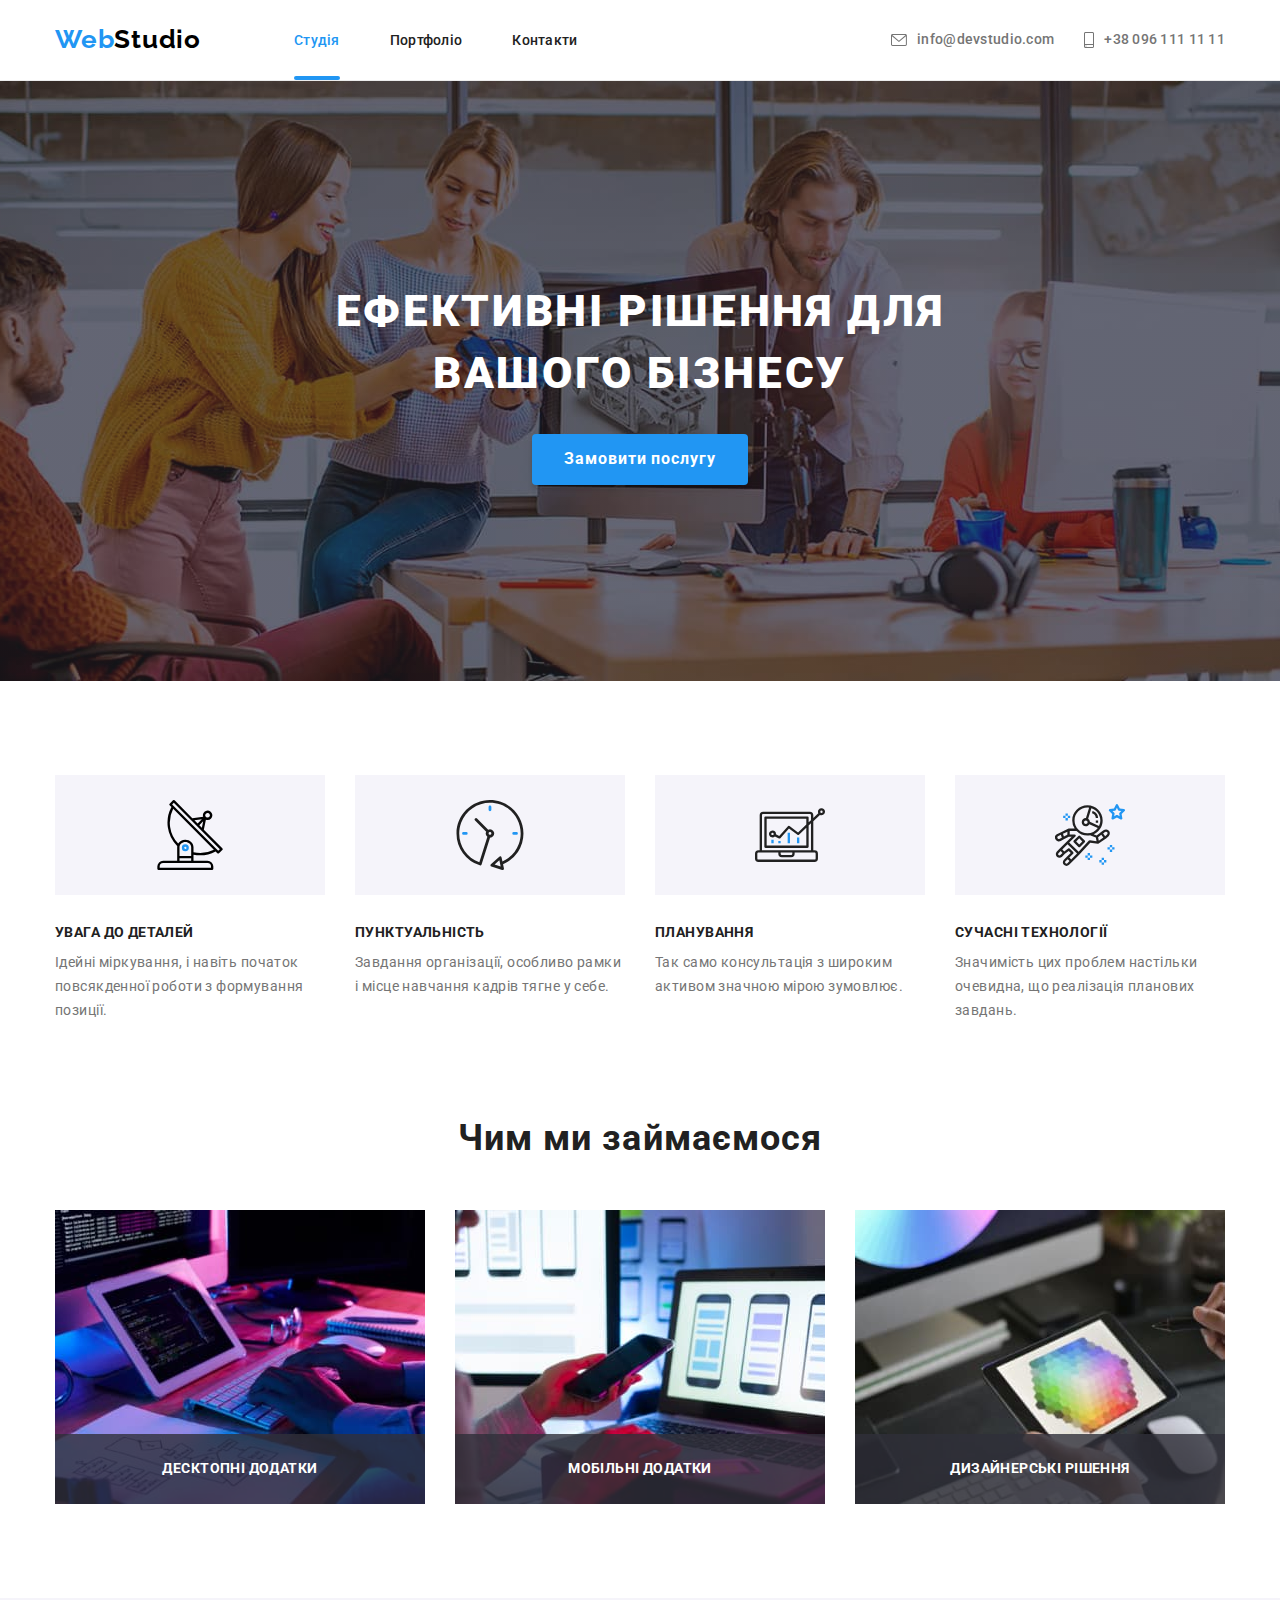
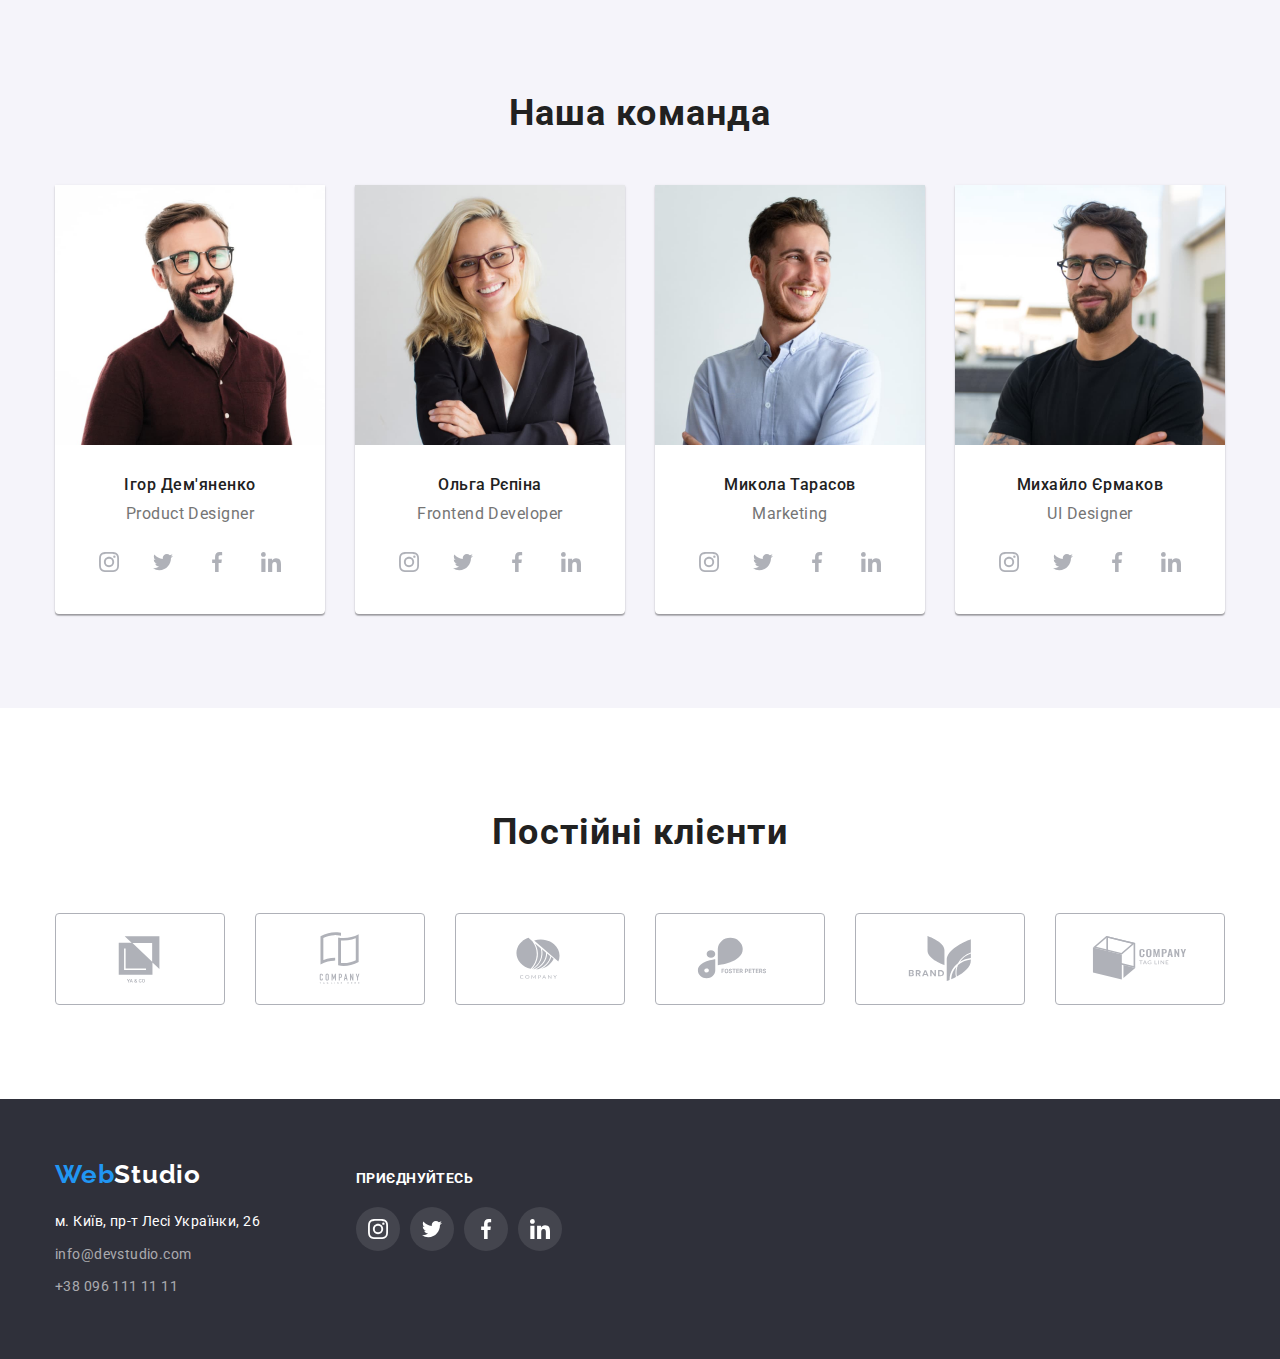
<file: index.html>
<!DOCTYPE html>
<html lang="uk">
  <head>
    <meta charset="UTF-8" />
    <meta http-equiv="X-UA-Compatible" content="IE=edge" />
    <meta name="viewport" content="width=device-width, initial-scale=1.0" />
    <link rel="preconnect" href="https://fonts.googleapis.com" />
    <link rel="preconnect" href="https://fonts.gstatic.com" crossorigin />
    <link
      href="https://fonts.googleapis.com/css2?family=Raleway:wght@700&family=Roboto:wght@400;500;700;900&display=swap"
      rel="stylesheet"
    />
    <link
      rel="stylesheet"
      href="https://cdnjs.cloudflare.com/ajax/libs/modern-normalize/1.1.0/modern-normalize.min.css"
    />
    <link rel="stylesheet" href="./css/style.css" />
    <title>WebStudio</title>
  </head>
  <body>
    <header class="header">
      <div class="container header-container">
        <nav class="header-nav header-container">
          <a href="./index.html" class="logo"
            ><span class="logo-item">Web</span>Studio</a>
          <ul class="header-list header-container">
            <li class="list-item">
              <a href="./index.html" class="link current">Студія</a>
            </li>
            <li class="list-item">
              <a href="./portfolio.html" class="link">Портфоліо</a>
            </li>
            <li class="list-item"><a href="" class="link">Контакти</a></li>
          </ul>
        </nav>
        <!-- contacts -->
        <ul class="contacts-list header-container">
          <li class="list-item"> 
            <a href="mailto:info@devstudio.com" class="link contacts-icon"
              ><svg class="icon" width="16" height="12">
              <use href="./img/icons.svg#icon-envelope"></use>
            </svg>info@devstudio.com</a>
          </li>
          <li class="list-item"> 
            <a href="tel:+380961111111" class="link contacts-icon">
              <svg class="icon" width="10" height="16">
              <use href="./img/icons.svg#icon-smartphone"></use>
            </svg>+38 096 111 11 11</a>
          </li>
        </ul>
      </div>
    </header>

    <main class="main">
      <!-- Hero section -->
      <section class="hero-section">
        <div class="container hero-container">
          <h1 class="hero-title">Ефективні рішення для вашого бізнесу</h1>
          <button type="button" class="hero-btn" data-modal-open>Замовити послугу</button>
        </div>
      </section>

      <!-- Features section -->
      <section class="section features-section">
        <div class="container features-container">
          <h2 class="visually-hidden">Особливості нашої роботи</h2>
          <ul class="features-list">
            <li class="list-item">
              <div class="features-icon">
                <svg class="icon" width="70" height="70">
              <use href="./img/icons.svg#icon-antenna"></use>
                </svg>
              </div>
              <h3 class="features-title">УВАГА ДО ДЕТАЛЕЙ</h3>
              <p class="features-text">
                Ідейні міркування, і навіть початок повсякденної роботи з
                формування позиції.
              </p>
            </li>
            <li class="list-item">
              <div class="features-icon">
                <svg class="icon" width="70" height="70">
              <use href="./img/icons.svg#icon-clock"></use>
                </svg>
              </div>
              <h3 class="features-title">ПУНКТУАЛЬНІСТЬ</h3>
              <p class="features-text">
                Завдання організації, особливо рамки і місце навчання кадрів
                тягне у себе.
              </p>
            </li>
            <li class="list-item">
              <div class="features-icon">
                <svg class="icon" width="70" height="70">
              <use href="./img/icons.svg#icon-diagram"></use>
                </svg>
              </div>
              <h3 class="features-title">ПЛАНУВАННЯ</h3>
              <p class="features-text">
                Так само консультація з широким активом значною мірою зумовлює.
              </p>
            </li>
            <li class="list-item">
              <div class="features-icon">
                <svg class="icon" width="70" height="70">
              <use href="./img/icons.svg#icon-astronaut"></use>
                </svg>
              </div>
              <h3 class="features-title">СУЧАСНІ ТЕХНОЛОГІЇ</h3>
              <p class="features-text">
                Значимість цих проблем настільки очевидна, що реалізація
                планових завдань.
              </p>
            </li>
          </ul>
        </div>
      </section>

      <!-- box section -->
      <section class="box-section">
        <div class="container box-container">
          <h2 class="box-title">Чим ми займаємося</h2>
          <ul class="box-list">
            <li class="list-item">
              <div class="our-work">
              <img
                src="./img/boxhtml.jpg"
                alt="людина тримає руки на клавіатурі"
                width="370"
              />
              <h3 class="box-text">Десктопні додатки</h3>
              </div>
              
            </li>
            <li class="list-item">
              <div class="our-work">
              <img
                src="./img/box.jpg"
                alt="людина в одній руці тримає телефон, а друга рука на клавіатурі"
                width="370"
              />
              <h3 class="box-text">Мобільні додатки</h3>
              </div>
            </li>
            <li class="list-item">
              <div class="our-work">
              <img
                src="./img/boxcss.jpg"
                alt="людина в руці тримає планшет"
                width="370"
              />
              <h3 class="box-text">Дизайнерські рішення</h3>
              </div>
            </li>
          </ul>
        </div>
      </section>

      <!-- Team section -->
      <section class="section team-section">
        <div class="container team-container">
          <h2 class="team-title">Наша команда</h2>
          <ul class="tem-list">
            <li class="list-item team-shadow">
              <img
                src="./img/img-igor.jpg"
                alt="чоловік з бородою в очках"
                width="270"/>
              <div class="team-card">
                <h3 class="name-title">Ігор Дем'яненко</h3>
                <p lang="en" class="team-text">Product Designer</p>
            
                <ul class="social-list">
                  <li class="list-item">
                    <a href="" class="link social-link">
                    <svg class="icon" width="20" height="20">
                          <use href="./img/icons.svg#icon-instagram-team"></use>
                    </svg>
                    </a>
                  </li>
                  <li class="list-item">
                    <a href="" class="link social-link">
                      <svg class="icon" width="20" height="20">
                          <use href="./img/icons.svg#icon-twitter-team"></use>
                    </svg>
                    </a>
                  </li>
                  <li class="list-item">
                    <a href="" class="link social-link">
                      <svg class="icon" width="20" height="20">
                          <use href="./img/icons.svg#icon-facebook-team"></use>
                    </svg>
                    </a>
                  </li>
                  <li class="list-item">
                    <a href="" class="link social-link">
                      <svg class="icon" width="20" height="20">
                          <use href="./img/icons.svg#icon-linkedin-team"></use>
                    </svg>
                    </a>
                  </li>
                </ul>
              </div>
            </li>
            <li class="list-item team-shadow">
              <img
                src="./img/img-olga.jpg"
                alt="дівчина в очках з білим волосям"
                width="270"/>
              <div class="team-card">
                <h3 class="name-title">Ольга Рєпіна</h3>
                <p lang="en" class="team-text">Frontend Developer</p>
                <ul class="social-list">
                  <li class="list-item">
                    <a href="" class="link social-link">
                    <svg class="icon" width="20" height="20">
                          <use href="./img/icons.svg#icon-instagram-team"></use>
                    </svg>
                    </a>
                  </li>
                  <li class="list-item">
                    <a href="" class="link social-link">
                      <svg class="icon" width="20" height="20">
                          <use href="./img/icons.svg#icon-twitter-team"></use>
                    </svg>
                    </a>
                  </li>
                  <li class="list-item">
                    <a href="" class="link social-link">
                      <svg class="icon" width="20" height="20">
                          <use href="./img/icons.svg#icon-facebook-team"></use>
                    </svg>
                    </a>
                  </li>
                  <li class="list-item">
                    <a href="" class="link social-link">
                      <svg class="icon" width="20" height="20">
                          <use href="./img/icons.svg#icon-linkedin-team"></use>
                    </svg>
                    </a>
                  </li>
                </ul>
              </div>
            </li>
            <li class="list-item team-shadow">
              <img
                src="./img/img-mikola.jpg"
                alt="чоловік посміхається"
                width="270"
              />
              <div class="team-card">
                <h3 class="name-title">Микола Тарасов</h3>
                <p lang="en" class="team-text">Marketing</p>
                <ul class="social-list">
                  <li class="list-item">
                    <a href="" class="link social-link">
                    <svg class="icon" width="20" height="20">
                          <use href="./img/icons.svg#icon-instagram-team"></use>
                    </svg>
                    </a>
                  </li>
                  <li class="list-item">
                    <a href="" class="link social-link">
                      <svg class="icon" width="20" height="20">
                          <use href="./img/icons.svg#icon-twitter-team"></use>
                    </svg>
                    </a>
                  </li>
                  <li class="list-item">
                    <a href="" class="link social-link">
                      <svg class="icon" width="20" height="20">
                          <use href="./img/icons.svg#icon-facebook-team"></use>
                    </svg>
                    </a>
                  </li>
                  <li class="list-item">
                    <a href="" class="link social-link">
                      <svg class="icon" width="20" height="20">
                          <use href="./img/icons.svg#icon-linkedin-team"></use>
                    </svg>
                    </a>
                  </li>
                </ul>
              </div>
            </li>
            <li class="list-item team-shadow">
              <img
                src="./img/img-mike.jpg"
                alt="чоловік з бородою в очках"
                width="270"
              />
              <div class="team-card">
                <h3 class="name-title">Михайло Єрмаков</h3>
                <p lang="en" class="team-text">UI Designer</p>
                <ul class="social-list">
                  <li class="list-item">
                    <a href="" class="link social-link">
                    <svg class="icon" width="20" height="20">
                          <use href="./img/icons.svg#icon-instagram-team"></use>
                    </svg>
                    </a>
                  </li>
                  <li class="list-item">
                    <a href="" class="link social-link">
                      <svg class="icon" width="20" height="20">
                          <use href="./img/icons.svg#icon-twitter-team"></use>
                    </svg>
                    </a>
                  </li>
                  <li class="list-item">
                    <a href="" class="link social-link">
                      <svg class="icon" width="20" height="20">
                          <use href="./img/icons.svg#icon-facebook-team"></use>
                      </svg>
                    </a>
                  </li>
                  <li class="list-item">
                    <a href="" class="link social-link">
                      <svg class="icon" width="20" height="20">
                          <use href="./img/icons.svg#icon-linkedin-team"></use>
                    </svg>
                    </a>
                  </li>
                </ul>
              </div>
            </li>
          </ul>
        </div>
      </section>

        <!-- clien-section -->

      <section class="section">
        <div class="container">
          <h2 class="client-title">Постійні клієнти</h2>
        <ul class="client-list">
          <li class="list-item">
            <a href="" class="link client-link">
              <svg class="icon" width="106" height="60">
                   <use href="./img/icons.svg#icon-logo"></use>
              </svg>
            </a>
          </li>
          <li class="list-item">
            <a href="" class="link client-link">
              <svg class="icon" width="106" height="60">
                   <use href="./img/icons.svg#icon-logo-1"></use>
              </svg>
            </a>
          </li>
          <li class="list-item">
            <a href="" class="link client-link">
              <svg class="icon" width="106" height="60">
                   <use href="./img/icons.svg#icon-logo-2"></use>
              </svg>
            </a>
          </li>
          <li class="list-item">
            <a href="" class="link client-link">
              <svg class="icon" width="106" height="60">
                   <use href="./img/icons.svg#icon-logo-3"></use>
              </svg>
            </a>
          </li>
          <li class="list-item">
            <a href="" class="link client-link">
              <svg class="icon" width="106" height="60">
                   <use href="./img/icons.svg#icon-logo-4"></use>
              </svg>
            </a>
          </li>
          <li class="list-item">
            <a href="" class="link client-link">
              <svg class="icon" width="106" height="60">
                   <use href="./img/icons.svg#icon-logo-5"></use>
              </svg>
            </a>
          </li>
       </ul>
        </div>
      </section>

    </main>


    <footer class="footer">
      <div class="container contacts-container">
        <div>
        <a href="./index.html" class="logo"
          ><span class="logo-item">Web</span>Studio</a
        >
        <!-- address -->
        <address class="address-box">
          <ul class="list-address">
            <li class="list-item">
              <a
                href="https://goo.gl/maps/AqPgKA1JQSFDFY3W7"
                target="_blank"
                rel="noreferrer noopener"
                class="link address"
                ><span class="address-text"
                  >м. Київ, пр-т Лесі Українки, 26</span>
              </a>
            </li>
            <li class="list-item">
              <a href="mailto:info@devstudio.com" class="link address"
                >info@devstudio.com</a
              >
            </li>
            <li class="list-item">
              <a href="tel:+380961111111" class="link address"
                >+38 096 111 11 11</a
              >
            </li>
          </ul>
        </address>
      </div>

      <div class="footer-contacts">
        <b class="social-text">приєднуйтесь</b>
        <ul class="contacts-address">
       <li class="list-item">
        <a href="" class="link footer-link">
          <svg class="icon" width="20" height="20">
              <use href="./img/icons.svg#icon-instagram-footer"></use>
          </svg>
        </a>
      </li>
       <li class="list-item">
        <a href="" class="link footer-link">
          <svg class="icon" width="20" height="20">
              <use href="./img/icons.svg#icon-twitter-footer"></use>
          </svg>
        </a>
      </li>
       <li class="list-item">
        <a href="" class="link footer-link">
          <svg class="icon" width="20" height="20">
              <use href="./img/icons.svg#icon-facebook-footer"></use>
          </svg>
        </a>
      </li>
       <li class="list-item">
        <a href="" class="link footer-link">
          <svg class="icon" width="20" height="20">
              <use href="./img/icons.svg#icon-linkedin-footer"></use>
          </svg>
        </a>
      </li>
      </ul>
      </div>
      </div>
    </footer>

                 <!-- backdrop -->

<div class="backdrop is-hidden" data-modal>
  <div class="modal">
    <button type="button" class="button-modal" data-modal-close>
      <svg class="icon" width="18" height="18">
              <use href="./img/icons.svg#icon-close-black"></use>
          </svg>
    </button>
  </div>
</div>
<script src="./js/modal.js"></script>
  </body>
</html>
</file>
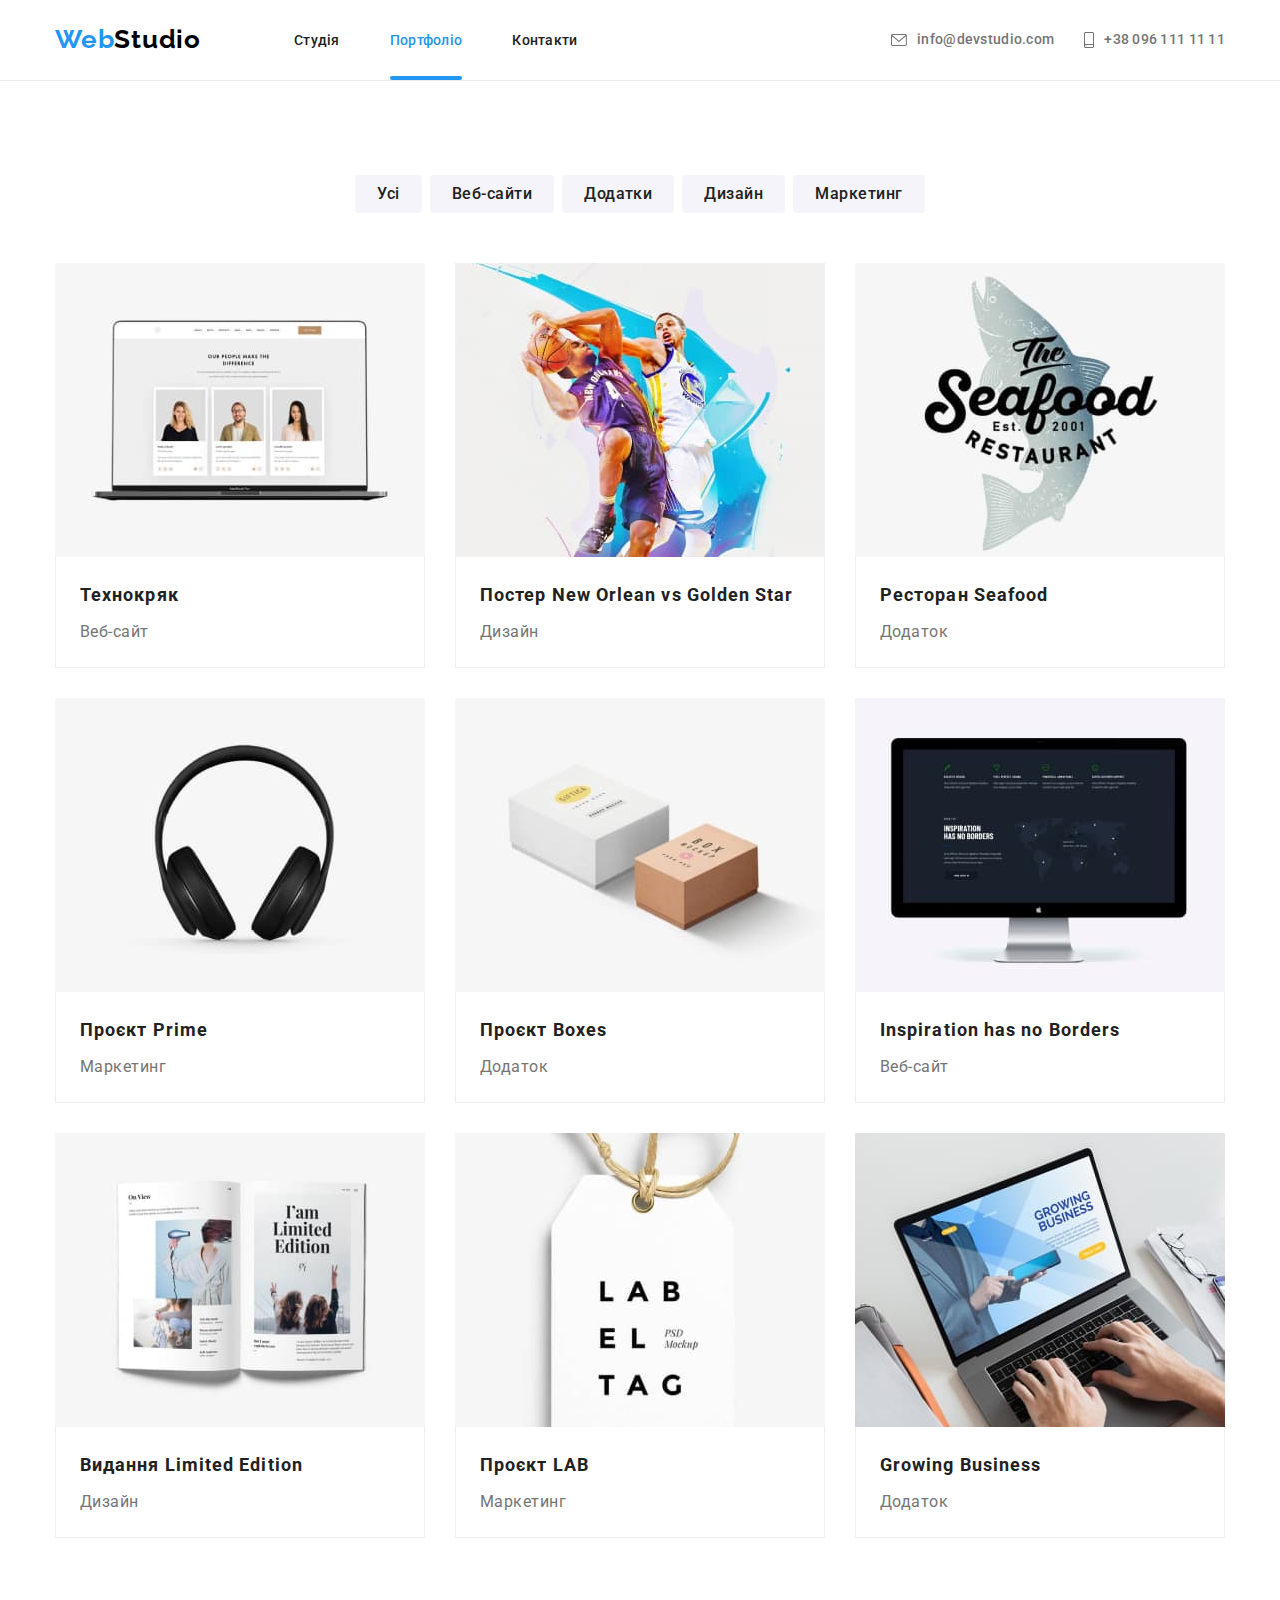
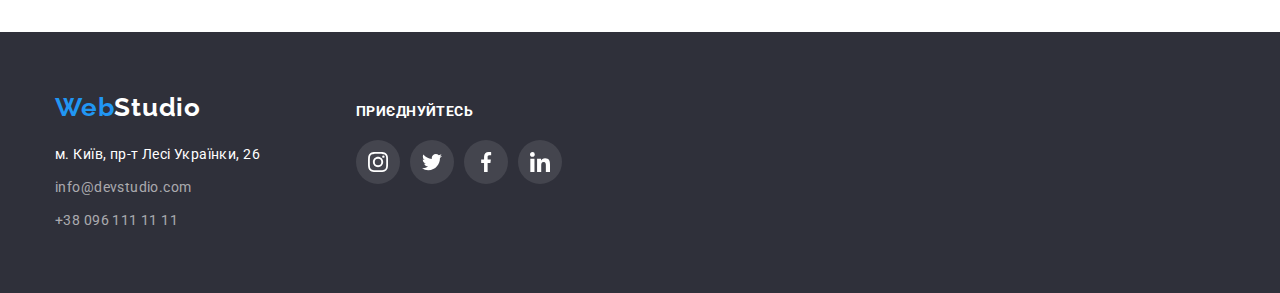
<file: portfolio.html>
<!DOCTYPE html>
<html lang="en">
  <head>
    <meta charset="UTF-8" />
    <meta http-equiv="X-UA-Compatible" content="IE=edge" />
    <meta name="viewport" content="width=device-width, initial-scale=1.0" />
    <link rel="preconnect" href="https://fonts.googleapis.com" />
    <link rel="preconnect" href="https://fonts.gstatic.com" crossorigin />
    <link
      href="https://fonts.googleapis.com/css2?family=Raleway:wght@700&family=Roboto:wght@400;500;700;900&display=swap"
      rel="stylesheet"
    />
    <link
      rel="stylesheet"
      href="https://cdnjs.cloudflare.com/ajax/libs/modern-normalize/1.1.0/modern-normalize.min.css"
    />
    <link rel="stylesheet" href="./css/style.css" />
    <title>Portfolio</title>
  </head>
  <body>
    <header class="header">
      <div class="container header-container">
        <nav class="header-nav header-container">
          <a href="./index.html" class="logo"
            ><span class="logo-item">Web</span>Studio</a>
          <ul class="header-list header-container">
            <li class="list-item">
              <a href="./index.html" class="link">Студія</a>
            </li>
            <li class="list-item">
              <a href="./portfolio.html" class="link current">Портфоліо</a>
            </li>
            <li class="list-item"><a href="" class="link">Контакти</a></li>
          </ul>
        </nav>
        <!-- contacts -->
        <ul class="contacts-list header-container">
          <li class="list-item"> 
            <a href="mailto:info@devstudio.com" class="link contacts-icon"
              ><svg class="icon" width="16" height="12">
              <use href="./img/icons.svg#icon-envelope"></use>
            </svg>info@devstudio.com</a>
          </li>
          <li class="list-item"> 
            <a href="tel:+380961111111" class="link link contacts-icon">
              <svg class="icon" width="10" height="16">
              <use href="./img/icons.svg#icon-smartphone"></use>
            </svg>+38 096 111 11 11</a>
          </li>
        </ul>
      </div>
    </header>
    <!-- portfolio section -->
    <main>
      <section class="section portfolio-section">
        <div class="container portfolio-container">
          <h1 class="visually-hidden">Портфоліо</h1>
          <ul class="btn-list">
            <li class="list-item">
              <button type="button" class="portfolio-btn">Усі</button>
            </li>
            <li class="list-item">
              <button type="button" class="portfolio-btn">Веб-сайти</button>
            </li>
            <li class="list-item">
              <button type="button" class="portfolio-btn">Додатки</button>
            </li>
            <li class="list-item">
              <button type="button" class="portfolio-btn">Дизайн</button>
            </li>
            <li class="list-item">
              <button type="button" class="portfolio-btn">Маркетинг</button>
            </li>
          </ul>

          <ul class="portfolio-list">
            <li class="list-item">
              <a href="" class="portfolio link">
                <div class="portfolio-wrap">
                <img src="./img/img1.jpg" alt="ноутбук" width="370" />
                <p class="text-wrap">
                  Ресурс пропонує комплексні пропозиції з різним рівнем функціоналу та сервісів. Все це дозволить відвідувачу отримати вичерпні відомості про компанію чи приватну особу.
                </p>
              </div>
                <div class="portfolio-card">
                  <h2 class="title-item">Технокряк</h2>
                  <p class="portfolio-text">Веб-сайт</p>
                </div>
              </a>
            </li>
            <li class="list-item">
              <a href="" class="portfolio link">
                <div class="portfolio-wrap">
                <img src="./img/img2.jpg" alt="чоловіки і м'яч" width="370"/>
                <p class="text-wrap">
                  Ресурс пропонує комплексні пропозиції з різним рівнем функціоналу та сервісів. Все це дозволить відвідувачу отримати вичерпні відомості про компанію чи приватну особу.
                </p>
                </div>
                <div class="portfolio-card">
                  <h2 class="title-item">Постер New Orlean vs Golden Star</h2>
                  <p class="portfolio-text">Дизайн</p>
                </div>
              </a>
            </li>
            <li class="list-item">
              <a href="" class="portfolio link">
                <div class="portfolio-wrap">
                <img src="./img/img3.jpg" alt="риба" width="370"/>
                <p class="text-wrap">
                  Ресурс пропонує комплексні пропозиції з різним рівнем функціоналу та сервісів. Все це дозволить відвідувачу отримати вичерпні відомості про компанію чи приватну особу.
                </p>
                </div>
                <div class="portfolio-card">
                  <h2 class="title-item">Ресторан Seafood</h2>
                  <p class="portfolio-text">Додаток</p>
                </div>
              </a>
            </li>
            <li class="list-item">
              <a href="" class="portfolio link">
                <div class="portfolio-wrap">
                <img src="./img/img4.jpg" alt="наушники" width="370"/>
                <p class="text-wrap">
                  Ресурс пропонує комплексні пропозиції з різним рівнем функціоналу та сервісів. Все це дозволить відвідувачу отримати вичерпні відомості про компанію чи приватну особу.
                </p>
                </div>
                <div class="portfolio-card">
                  <h2 class="title-item">Проєкт Prime</h2>
                  <p class="portfolio-text">Маркетинг</p>
                </div>
              </a>
            </li>
            <li class="list-item">
              <a href="" class="portfolio link">
                <div class="portfolio-wrap">
                <img src="./img/img5.jpg" alt="дві коробки" width="370" />
                <p class="text-wrap">
                  Ресурс пропонує комплексні пропозиції з різним рівнем функціоналу та сервісів. Все це дозволить відвідувачу отримати вичерпні відомості про компанію чи приватну особу.
                </p>
                </div>
                <div class="portfolio-card">
                  <h2 class="title-item">Проєкт Boxes</h2>
                  <p class="portfolio-text">Додаток</p>
                </div>
              </a>
            </li>
            <li class="list-item">
              <a href="" class="portfolio link">
                <div class="portfolio-wrap">
                <img src="./img/img6.jpg" alt="монітор" width="370" />
                <p class="text-wrap">
                  Ресурс пропонує комплексні пропозиції з різним рівнем функціоналу та сервісів. Все це дозволить відвідувачу отримати вичерпні відомості про компанію чи приватну особу.
                </p>
                </div>
                <div class="portfolio-card">
                  <h2 class="title-item">Inspiration has no Borders</h2>
                  <p class="portfolio-text">Веб-сайт</p>
                </div>
              </a>
            </li>
            <li class="list-item">
              <a href="" class="portfolio link">
                <div class="portfolio-wrap">
                <img src="./img/img7.jpg" alt="книга" width="370" />
                <p class="text-wrap">
                  Ресурс пропонує комплексні пропозиції з різним рівнем функціоналу та сервісів. Все це дозволить відвідувачу отримати вичерпні відомості про компанію чи приватну особу.
                </p>
                </div>
                <div class="portfolio-card">
                  <h2 class="title-item">Видання Limited Edition</h2>
                  <p class="portfolio-text">Дизайн</p>
                </div>
              </a>
            </li>
            <li class="list-item">
              <a href="" class="portfolio link">
                <div class="portfolio-wrap">
                <img src="./img/img8.jpg" alt="бірка" width="370" />
                <p class="text-wrap">
                  Ресурс пропонує комплексні пропозиції з різним рівнем функціоналу та сервісів. Все це дозволить відвідувачу отримати вичерпні відомості про компанію чи приватну особу.
                </p>
                </div>
                <div class="portfolio-card">
                  <h2 class="title-item">Проєкт LAB</h2>
                  <p class="portfolio-text">Маркетинг</p>
                </div>
              </a>
            </li>
            <li class="list-item">
              <a href="" class="portfolio link">
                <div class="portfolio-wrap">
                <img src="./img/img9.jpg" alt="ноутбук" width="370" />
                <p class="text-wrap">
                  Ресурс пропонує комплексні пропозиції з різним рівнем функціоналу та сервісів. Все це дозволить відвідувачу отримати вичерпні відомості про компанію чи приватну особу.
                </p>
                </div>
                <div class="portfolio-card">
                  <h2 class="title-item">Growing Business</h2>
                  <p class="portfolio-text">Додаток</p>
                </div>
              </a>
            </li>
          </ul>
        </div>
      </section>
    </main>

     <footer class="footer">
      <div class="container contacts-container">
        <div>
        <a href="./index.html" class="logo"
          ><span class="logo-item">Web</span>Studio</a
        >
        <!-- address -->
        <address class="address-box">
          <ul class="list-address">
            <li class="list-item">
              <a
                href="https://goo.gl/maps/AqPgKA1JQSFDFY3W7"
                target="_blank"
                rel="noreferrer noopener"
                class="link address"
                ><span class="address-text"
                  >м. Київ, пр-т Лесі Українки, 26</span>
              </a>
            </li>
            <li class="list-item">
              <a href="mailto:info@devstudio.com" class="link address"
                >info@devstudio.com</a
              >
            </li>
            <li class="list-item">
              <a href="tel:+380961111111" class="link address"
                >+38 096 111 11 11</a
              >
            </li>
          </ul>
        </address>
      </div>

      <div class="footer-contacts">
        <b class="social-text">приєднуйтесь</b>
        <ul class="contacts-address">
       <li class="list-item">
        <a href="" class="link footer-link">
          <svg class="icon" width="20" height="20">
              <use href="./img/icons.svg#icon-instagram-footer"></use>
          </svg>
        </a>
      </li>
       <li class="list-item">
        <a href="" class="link footer-link">
          <svg class="icon" width="20" height="20">
              <use href="./img/icons.svg#icon-twitter-footer"></use>
          </svg>
        </a>
      </li>
       <li class="list-item">
        <a href="" class="link footer-link">
          <svg class="icon" width="20" height="20">
              <use href="./img/icons.svg#icon-facebook-footer"></use>
          </svg>
        </a>
      </li>
       <li class="list-item">
        <a href="" class="link footer-link">
          <svg class="icon" width="20" height="20">
              <use href="./img/icons.svg#icon-linkedin-footer"></use>
          </svg>
        </a>
      </li>
      </ul>

      </div>
      </div>
    </footer>
  </body>
</html>
</file>
<file: css/style.css>
:root {
  --primary-text-color: #757575;
  --title-text-color: #212121;
  --first-bg-color: #ffffff;
  --secondary-bg-color: #2f303a;
  --section-bg-colir: #f5f4fa;
  --accent-color: #2196f3;
  --btn-color: #188ce8;
  --primary-black-color: #000000;
  --contact-color: rgba(255, 255, 255, 0.6);
  --border-color: #ECECEC;
  --secondary-br-color: #EEEEEE;
  --hero-bgr-color: #C4C4C4;
  --icon-team-color: #AFB1B8;
  --icom-footer-color: rgba(255, 255, 255, 0.1);
  --cubic: cubic-bezier(0.4, 0, 0.2, 1);
}

body {
  font-family: "Roboto", sans-serif;
  color: var(--primary-text-color);
  background-color: var(--first-bg-color);
}

h1,
h2,
h3,
h4,
h5,
h6,
p,
ul {
  margin: 0;
  padding: 0;
}

.container {
  width: 1200px;
  padding-left: 15px;
  padding-right: 15px;
  margin-right: auto;
  margin-left: auto;
}

/* header */

.header {
  border-bottom: 1px solid var(--border-color);
}

/* logo */

.logo-item {
  color: var(--accent-color);
}

.header-nav .logo {
  display: block;
  margin-right: 93px;
}

.logo {
  font-family: "Raleway";
  text-decoration: none;
  font-weight: 700;
  font-size: 26px;
  line-height: 1.2;
  letter-spacing: 0.03em;
  color: var(--primary-black-color);
  transition: color 250ms var(--cubic);
}

/* nav */

.header-container {
  display: flex;
  align-items: center;

}

.header-list .list-item:not(:last-child) {
  margin-right: 50px;
}

.contacts-list .list-item:not(:last-child) {
  margin-right: 30px;
}

.contacts-list {
  margin-left: auto;
}

.header-nav .link {
  position: relative;
  padding-top: 32px;
  padding-bottom: 32px;

  font-weight: 500;
  font-size: 14px;
  line-height: 1.14;
  letter-spacing: 0.02em;
  color: var(--title-text-color);

}

.header-nav .current::after {
  content: "";
  position: absolute;
  left: 0;
  bottom: 0;
  width: 100%;
  height: 4px;
  background-color: var(--accent-color);
  border-radius: 2px;
}


.link.current {
  color: var(--accent-color);
}

/* .contacts */
.link.contacts-icon {
  display: flex;
  padding-top: 32px;
  padding-bottom: 32px;
  align-items: center;

  font-weight: 500;
  font-size: 14px;
  line-height: 1.14;
  letter-spacing: 0.02em;
  color: var(--primary-text-color);
  fill: currentColor;
  transition: color 250ms var(--cubic);

}

.link.contacts-icon .icon {
  margin-right: 10px;
}

/* Hero section */

.hero-section {
  max-width: 1600px;
  height: 600px;
  margin-right: auto;
  margin-left: auto;
  padding-top: 200px;
  padding-bottom: 200px;
  background-position: center;
  background-repeat: no-repeat;
  background-size: cover;
  background-image: linear-gradient(to right, rgba(47, 48, 58, 0.4), rgba(47, 48, 58, 0.4)), url(../img/bgimg.jpg);
  background-color: var(--hero-bgr-color);

}

.hero-title {
  margin-bottom: 30px;
  margin-right: auto;
  margin-left: auto;
  width: 696px;

  font-weight: 900;
  font-size: 44px;
  line-height: 1.4;
  text-align: center;
  letter-spacing: 0.06em;
  text-transform: uppercase;
  color: var(--first-bg-color);
}

.hero-btn {
  display: block;
  margin-right: auto;
  margin-left: auto;
  padding: 10px 32px;
  border-radius: 4px;
  min-width: 216px;
  border: none;

  font-style: normal;
  font-weight: 700;
  font-size: 16px;
  line-height: 1.9;
  cursor: pointer;
  letter-spacing: 0.06em;
  color: var(--first-bg-color);
  background-color: var(--accent-color);
  box-shadow: 0px 4px 4px rgba(0, 0, 0, 0.15);
  transition: background-color 250ms var(--cubic),
    color 250ms var(--cubic),
    box-shadow 250ms var(--cubic);
}

.hero-btn:hover,
.hero-btn:focus {
  color: var(--first-bg-color);
  background-color: var(--btn-color);
  box-shadow: 0px 4px 4px rgba(0, 0, 0, 0.15);

}

/* Features section */

.visually-hidden {
  position: absolute;
  width: 1px;
  height: 1px;
  margin: -1px;
  border: 0;
  padding: 0;

  white-space: nowrap;
  clip-path: inset(100%);
  clip: rect(0 0 0 0);
  overflow: hidden;
}

.features-icon {
  display: flex;
  height: 120px;
  justify-content: center;
  align-items: center;
  background-color: var(--section-bg-colir);
  margin-bottom: 30px;
}

.features-list {
  display: flex;
}

.features-container .list-item {
  min-width: 270px;
}

.features-list .list-item:not(:last-child) {
  margin-right: 30px;

}

.features-title {
  margin-bottom: 10px;

  font-size: 14px;
  line-height: 1.14;
  letter-spacing: 0.03em;
  text-transform: uppercase;
  color: var(--title-text-color);
}

.features-text {
  font-size: 14px;
  line-height: 1.71;
  letter-spacing: 0.03em;
}

/* box section */

.box-list {
  display: flex;
}

.box-list img {
  display: block;
}

.box-list .list-item:not(:last-child) {
  margin-right: 30px;
}

.box-section {
  padding-bottom: 94px;
}

.box-title {
  margin-bottom: 50px;

  font-size: 36px;
  line-height: 1.2;
  text-align: center;
  letter-spacing: 0.03em;
  color: var(--title-text-color);
}

.our-work {
  position: relative;
}

.box-text {
  position: absolute;
  left: 0;
  bottom: 0;
  width: 100%;
  height: 70px;
  display: flex;
  justify-content: center;
  align-items: center;
  font-size: 14px;
  line-height: 1.14;
  text-align: center;
  letter-spacing: 0.03em;
  text-transform: uppercase;
  color: #FFFFFF;
  background-color: rgba(47, 48, 58, 0.8);
}


/* Team section */
.team-section {
  background-color: var(--section-bg-colir);
}

.tem-list {
  display: flex;
}

.tem-list img {
  display: block;
}

.tem-list .team-shadow {
  background-color: var(--first-bg-color);
  box-shadow: 0px 1px 3px rgba(0, 0, 0, 0.12),
    0px 1px 1px rgba(0, 0, 0, 0.14),
    0px 2px 1px rgba(0, 0, 0, 0.2);
  border-radius: 0px 0px 4px 4px;

}

.tem-list>.list-item:not(:last-child) {
  margin-right: 30px;
}

.team-card {
  padding-top: 30px;
  padding-bottom: 30px;

}

.team-title {
  margin-bottom: 50px;
  font-size: 36px;
  line-height: 1.2;
  text-align: center;
  letter-spacing: 0.03em;
  color: var(--title-text-color);
}

.name-title {
  margin-bottom: 10px;

  font-weight: 500;
  font-size: 16px;
  line-height: 1.2;
  text-align: center;
  letter-spacing: 0.03em;
  color: var(--title-text-color);
}

.team-text {
  font-size: 16px;
  line-height: 1.2;
  text-align: center;
  letter-spacing: 0.03em;
}

.social-list {
  display: flex;
  margin-top: 16px;
  justify-content: center;


}


.link.social-link {
  display: flex;
  width: 44px;
  height: 44px;
  justify-content: center;
  align-items: center;
  color: var(--icon-team-color);
  background-color: var(--first-bg-color);
  border-radius: 50%;
  transition: background-color 250ms var(--cubic),
    color 250ms var(--cubic);

}

.social-link .icon {
  fill: currentColor;

}


.social-list .list-item:not(:last-child) {
  margin-right: 10px;
}


.link.social-link:focus,
.link.social-link:hover {
  color: var(--first-bg-color);
  background-color: var(--accent-color);
  border-radius: 50%;

}

/* clien-section */

.client-title {
  font-size: 36px;
  line-height: 1.7;
  text-align: center;
  letter-spacing: 0.03em;
  color: var(--title-text-color);
}

.client-list {
  display: flex;
  margin-top: 50px;
  justify-content: center;
}

.link.client-link {
  display: flex;
  width: 170px;
  height: 92px;
  justify-content: center;
  align-items: center;
  color: var(--icon-team-color);
  fill: currentColor;
  border: 1px solid var(--icon-team-color);
  border-radius: 4px;
  transition: border-color 250ms var(--cubic),
    color 250ms var(--cubic);

}

.client-list .list-item:not(:last-child) {
  margin-right: 30px;
}

.link.client-link:focus,
.link.client-link:hover {
  border-color: var(--accent-color);
  color: var(--accent-color);
}

/* footer */

.footer {
  background-color: var(--secondary-bg-color);
  padding-top: 60px;
  padding-bottom: 60px;

}

.footer .logo {
  color: var(--first-bg-color);
}

.logo:hover,
.logo:focus {
  color: var(--accent-color);

}

/* address */

.address-box {
  width: 231px;
  margin-top: 20px;
}

.list-address .list-item:not(:last-child) {
  margin-bottom: 9px;
}

.link.address {
  display: block;
  font-style: normal;
  font-weight: 400;
  font-size: 14px;
  line-height: 1.7;
  letter-spacing: 0.03em;
  color: var(--contact-color);
}

.address-text {
  color: var(--first-bg-color);
  transition: color 250ms var(--cubic);
}

.address-text:hover {
  color: var(--accent-color);
}

.link {
  text-decoration: none;
  transition: color 250ms var(--cubic);
}

.list-item {
  list-style: none;
}

.link:hover,
.link:focus {
  color: var(--accent-color);

}

.contacts-container {
  display: flex;
  align-items: baseline;

}

.footer-contacts {
  margin-left: 70px;
}

.social-text {
  font-size: 14px;
  line-height: 1.14;
  letter-spacing: 0.03em;
  text-transform: uppercase;
  color: var(--first-bg-color);
}

.contacts-address {
  display: flex;
  margin-top: 20px;

}

.link.footer-link {
  display: flex;
  width: 44px;
  height: 44px;
  justify-content: center;
  align-items: center;
  background-color: var(--icom-footer-color);
  border-radius: 50%;
  transition: background-color 250ms var(--cubic);
}

.contacts-address .list-item:not(:last-child) {
  margin-right: 10px;
}


.link.footer-link:hover,
.link.footer-link:focus {
  background-color: var(--accent-color);

}


/* portfolio */

.btn-list {
  display: flex;
  justify-content: center;
  margin-bottom: 50px;

}

.btn-list .list-item:not(:last-child) {
  margin-right: 8px;
}

.portfolio-btn {
  padding: 6px 22px;
  font-family: inherit;
  font-style: normal;
  font-weight: 500;
  font-size: 16px;
  line-height: 1.63;
  text-align: center;
  cursor: pointer;
  letter-spacing: 0.03em;
  color: var(--title-text-color);
  background-color: var(--section-bg-colir);
  border: none;
  border-radius: 4px;
  transition: color 250ms cubic-bezier(0.4, 0, 0.2, 1),
    background-color 250ms cubic-bezier(0.4, 0, 0.2, 1),
    box-shadow 250ms cubic-bezier(0.4, 0, 0.2, 1);
}

.portfolio-btn:hover,
.portfolio-btn:focus {
  color: var(--first-bg-color);
  background-color: var(--accent-color);
  box-shadow: 0px 3px 1px rgba(0, 0, 0, 0.1),
    0px 1px 2px rgba(0, 0, 0, 0.08),
    0px 2px 2px rgba(0, 0, 0, 0.12);

}

.portfolio-wrap {
  position: relative;
  overflow: hidden;
}


.text-wrap {
  position: absolute;
  top: 0;
  left: 0;
  transform: translateY(100%);
  padding: 63px 24px;
  font-size: 18px;
  line-height: 1.56;
  letter-spacing: 0.03em;
  color: var(--first-bg-color);
  background-color: rgba(33, 150, 243, 0.9);
  transition: transform 250ms var(--cubic);

}


.portfolio.link:hover .text-wrap {
  transform: translateY(0%);
}

.portfolio-card {
  padding-top: 20px;
  padding-right: 24px;
  padding-bottom: 20px;
  padding-left: 24px;
}

.portfolio-card .portfolio-text {
  margin-top: 4px;
}

.portfolio-card {
  border-right: 1px solid var(--secondary-br-color);
  border-left: 1px solid var(--secondary-br-color);
  border-bottom: 1px solid var(--secondary-br-color);
}

.portfolio-list {
  display: flex;
  flex-wrap: wrap;
  gap: 30px;

}

.title-item {
  font-size: 18px;
  line-height: 2;
  letter-spacing: 0.06em;
  color: var(--title-text-color);
}

.portfolio-text {
  font-size: 16px;
  line-height: 30px;
  letter-spacing: 0.03em;
  color: var(--primary-text-color);
}

.portfolio-list img {
  display: block;
}

.section {
  padding-top: 94px;
  padding-bottom: 94px;

}

.portfolio.link {
  display: block;
  transition: box-shadow 250ms var(--cubic);
}

.portfolio.link:hover,
.portfolio.link:focus {
  box-shadow: 0px 1px 1px rgba(0, 0, 0, 0.12),
    0px 4px 4px rgba(0, 0, 0, 0.06),
    1px 4px 6px rgba(0, 0, 0, 0.16);

}


/* backdrop */


.backdrop {
  position: fixed;
  width: 100%;
  height: 100%;
  top: 0;
  left: 0;
  background-color: rgba(0, 0, 0, 0.2);
  opacity: 1;
  transition: opacity 250ms var(--cubic);

}

.backdrop.is-hidden .modal {
  transform: translate(-50%, -50%) scale(1.1);

}

.is-hidden {
  opacity: 0;
  pointer-events: none;

}


.button-modal {
  position: absolute;
  top: 8px;
  right: 8px;
  display: flex;
  width: 30px;
  height: 30px;
  justify-content: center;
  align-items: center;
  padding: 0;
  cursor: pointer;
  background: var(--first-bg-color);
  border: 1px solid rgba(0, 0, 0, 0.1);
  border-radius: 50%;

}

.modal {
  position: absolute;
  top: 50%;
  left: 50%;
  min-width: 528px;
  min-height: 581px;
  transform: translate(-50%, -50%) scale(1);
  background-color: var(--first-bg-color);
  box-shadow: 0px 1px 3px rgba(0, 0, 0, 0.12), 0px 1px 1px rgba(0, 0, 0, 0.14), 0px 2px 1px rgba(0, 0, 0, 0.2);
  border-radius: 4px;
  transition: transform 250ms var(--cubic);

}
</file>
